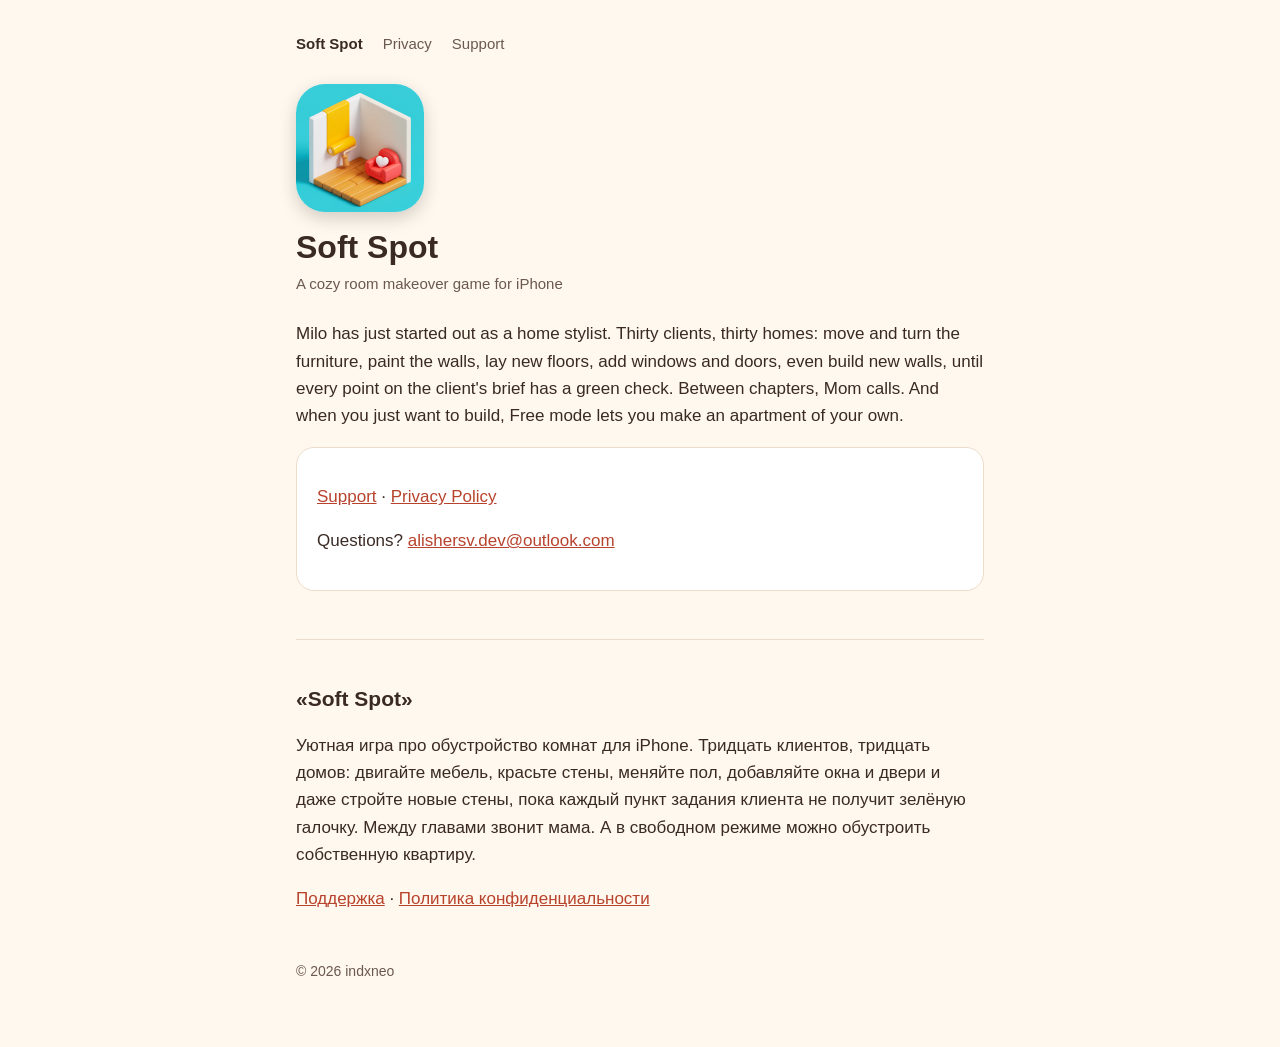
<file: index.html>
<!doctype html>
<html lang="en">
<head>
<meta charset="utf-8">
<meta name="viewport" content="width=device-width, initial-scale=1">
<title>Soft Spot</title>
<link rel="icon" type="image/png" href="favicon.png">
<link rel="apple-touch-icon" href="apple-touch-icon.png">
<link rel="stylesheet" href="style.css">
</head>
<body>
<main>
<nav><a href="./" aria-current="page">Soft Spot</a><a href="privacy.html">Privacy</a><a href="support.html">Support</a></nav>

<img class="app-icon" src="icon-512.png" width="128" height="128" alt="The Soft Spot app icon: a little room with a yellow paint roller and a red armchair">
<h1>Soft Spot</h1>
<p class="meta">A cozy room makeover game for iPhone</p>

<p>Milo has just started out as a home stylist. Thirty clients, thirty homes: move and turn the furniture, paint the walls, lay new floors, add windows and doors, even build new walls, until every point on the client's brief has a green check. Between chapters, Mom calls. And when you just want to build, Free mode lets you make an apartment of your own.</p>

<div class="card">
<p><a href="support.html">Support</a> · <a href="privacy.html">Privacy Policy</a></p>
<p>Questions? <a href="mailto:alishersv.dev@outlook.com">alishersv.dev@outlook.com</a></p>
</div>

<section class="lang" lang="ru">
<h2>«Soft Spot»</h2>
<p>Уютная игра про обустройство комнат для iPhone. Тридцать клиентов, тридцать домов: двигайте мебель, красьте стены, меняйте пол, добавляйте окна и двери и даже стройте новые стены, пока каждый пункт задания клиента не получит зелёную галочку. Между главами звонит мама. А в свободном режиме можно обустроить собственную квартиру.</p>
<p><a href="support.html#ru">Поддержка</a> · <a href="privacy.html#ru">Политика конфиденциальности</a></p>
</section>

<footer>© 2026 indxneo</footer>
</main>
</body>
</html>
</file>
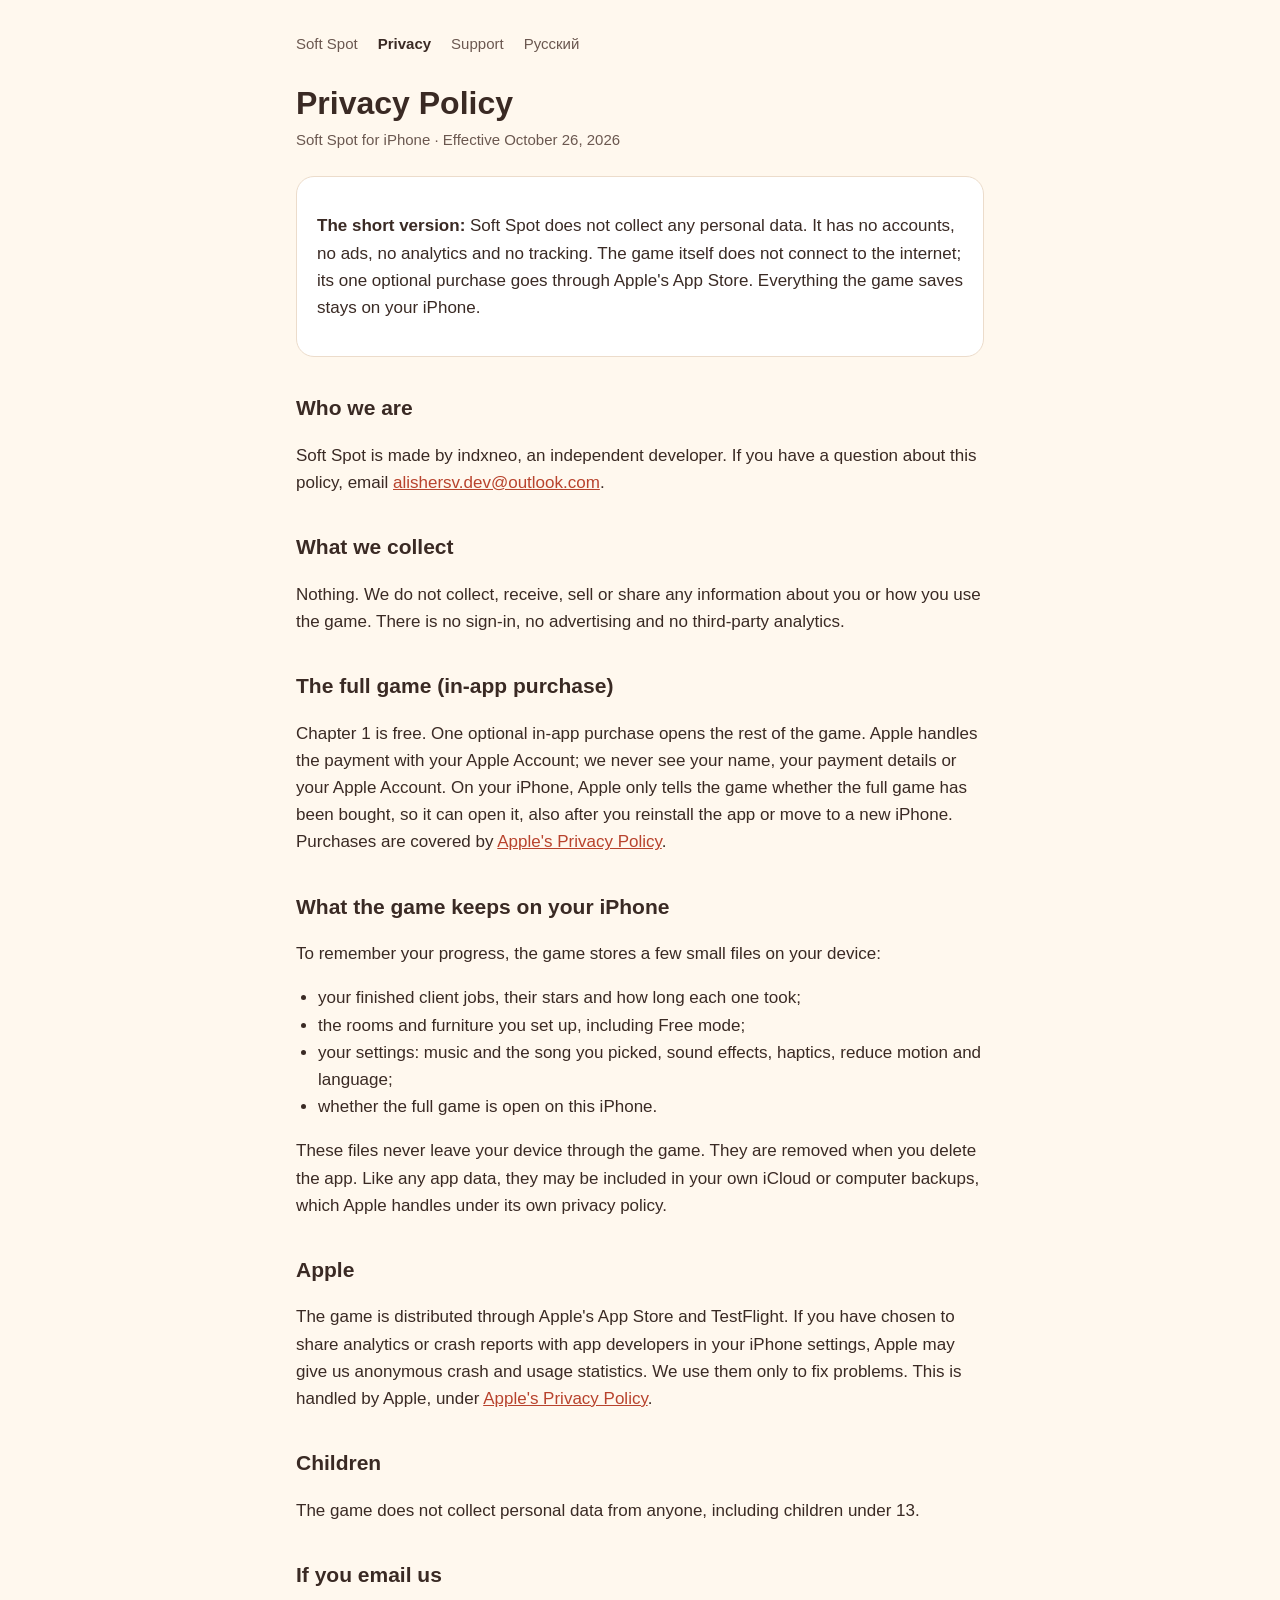
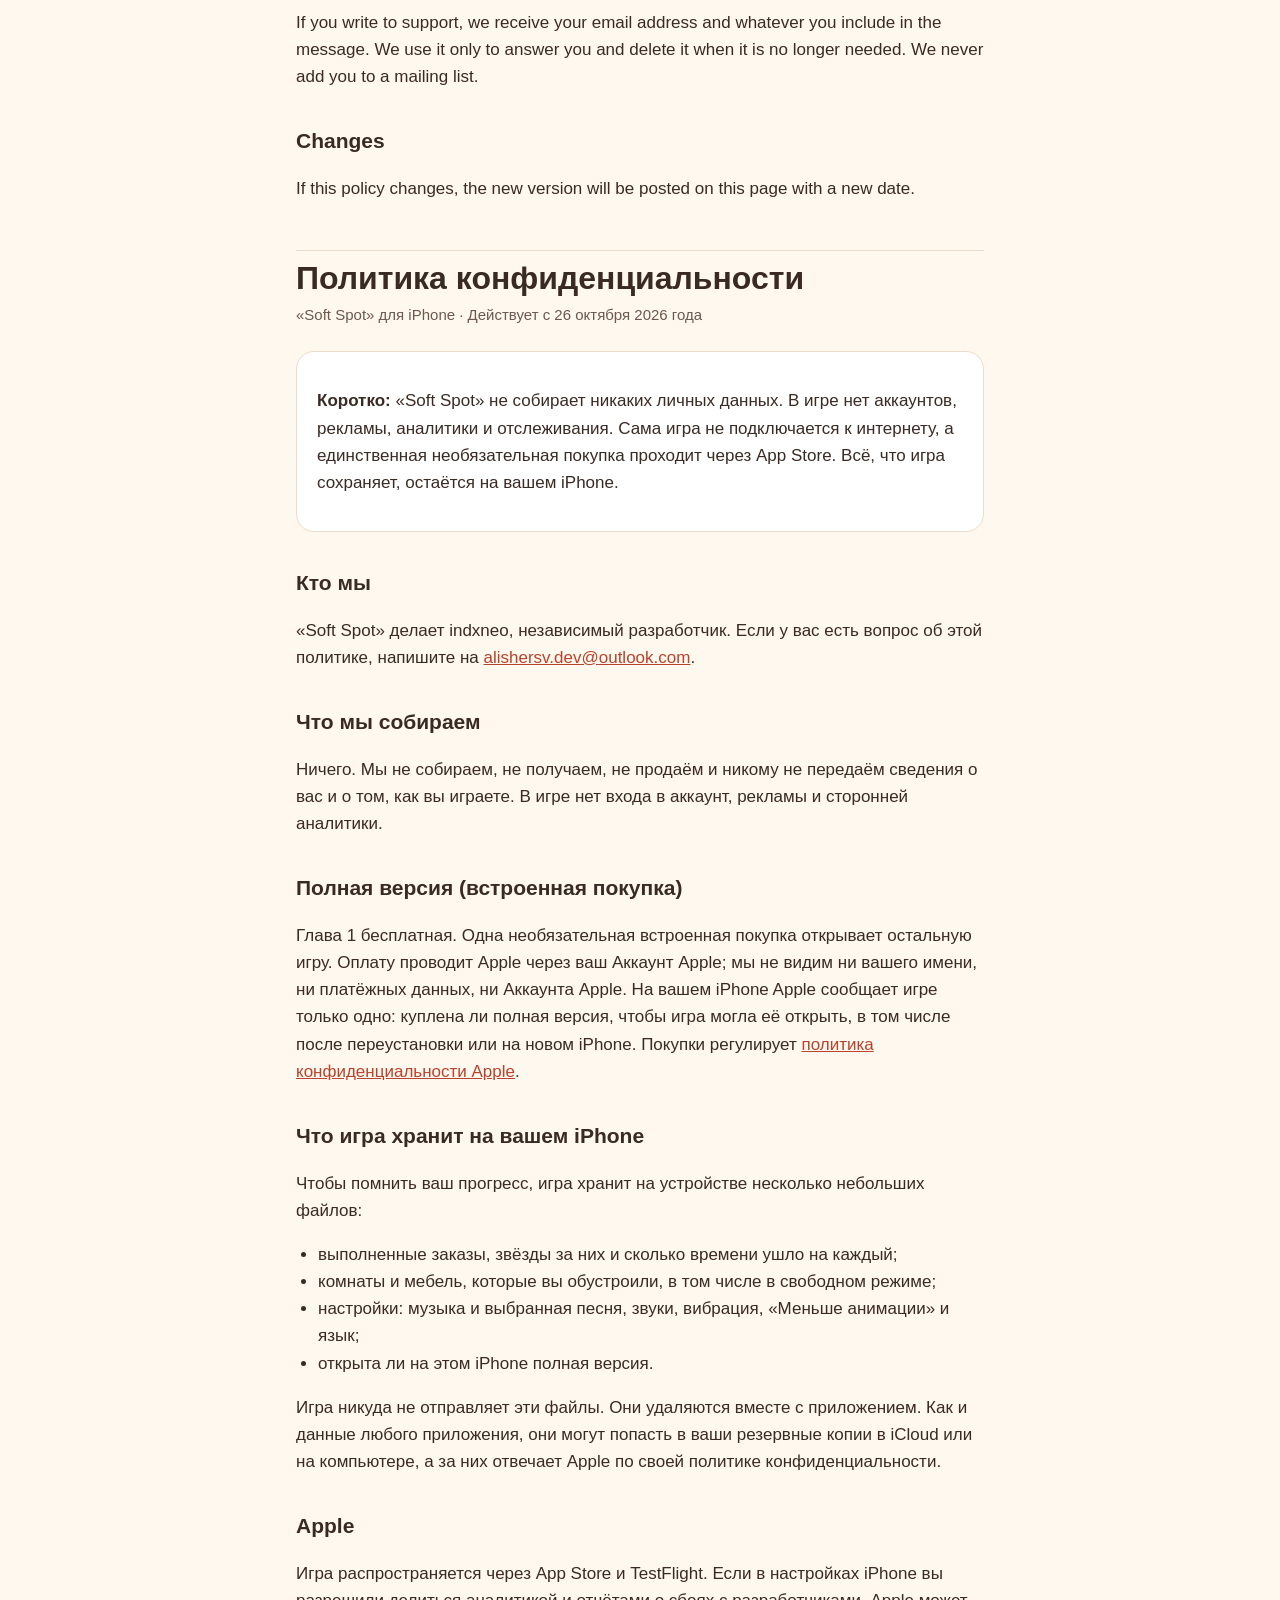
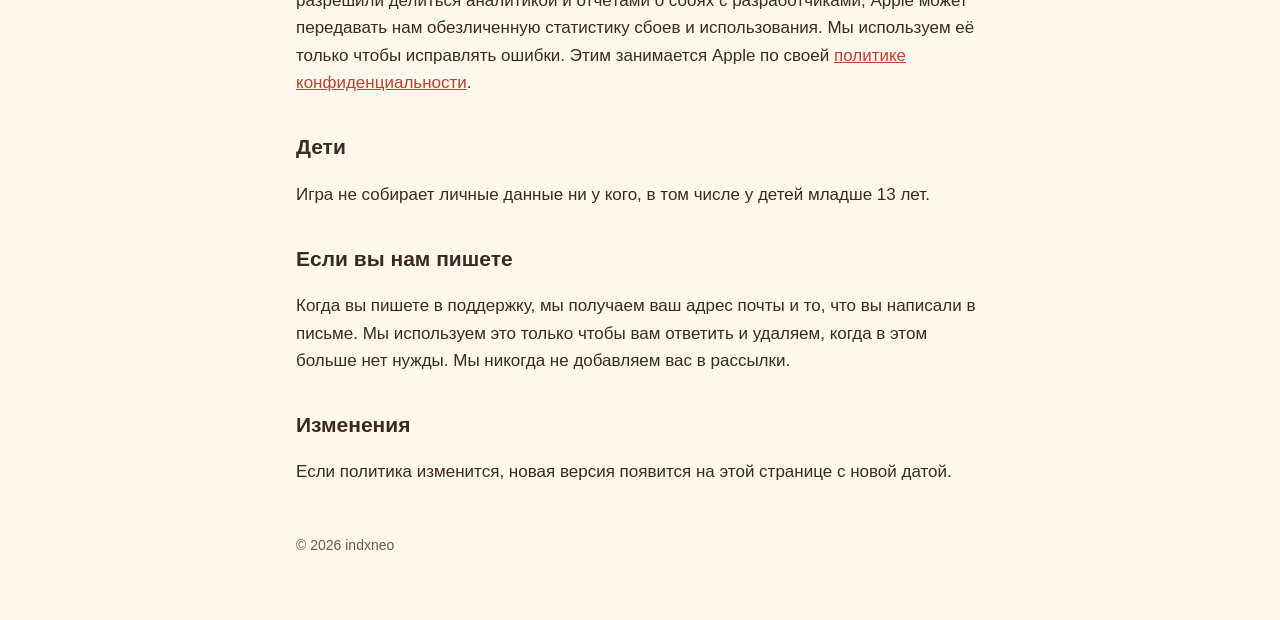
<file: privacy.html>
<!doctype html>
<html lang="en">
<head>
<meta charset="utf-8">
<meta name="viewport" content="width=device-width, initial-scale=1">
<title>Privacy Policy · Soft Spot</title>
<link rel="icon" type="image/png" href="favicon.png">
<link rel="apple-touch-icon" href="apple-touch-icon.png">
<link rel="stylesheet" href="style.css">
</head>
<body>
<main>
<nav><a href="./">Soft Spot</a><a href="privacy.html" aria-current="page">Privacy</a><a href="support.html">Support</a><a href="#ru">Русский</a></nav>

<h1>Privacy Policy</h1>
<p class="meta">Soft Spot for iPhone · Effective October 26, 2026</p>

<div class="card">
<p><strong>The short version:</strong> Soft Spot does not collect any personal data. It has no accounts, no ads, no analytics and no tracking. The game itself does not connect to the internet; its one optional purchase goes through Apple's App Store. Everything the game saves stays on your iPhone.</p>
</div>

<h2>Who we are</h2>
<p>Soft Spot is made by indxneo, an independent developer. If you have a question about this policy, email <a href="mailto:alishersv.dev@outlook.com">alishersv.dev@outlook.com</a>.</p>

<h2>What we collect</h2>
<p>Nothing. We do not collect, receive, sell or share any information about you or how you use the game. There is no sign-in, no advertising and no third-party analytics.</p>

<h2>The full game (in-app purchase)</h2>
<p>Chapter 1 is free. One optional in-app purchase opens the rest of the game. Apple handles the payment with your Apple Account; we never see your name, your payment details or your Apple Account. On your iPhone, Apple only tells the game whether the full game has been bought, so it can open it, also after you reinstall the app or move to a new iPhone. Purchases are covered by <a href="https://www.apple.com/legal/privacy/">Apple's Privacy Policy</a>.</p>

<h2>What the game keeps on your iPhone</h2>
<p>To remember your progress, the game stores a few small files on your device:</p>
<ul>
<li>your finished client jobs, their stars and how long each one took;</li>
<li>the rooms and furniture you set up, including Free mode;</li>
<li>your settings: music and the song you picked, sound effects, haptics, reduce motion and language;</li>
<li>whether the full game is open on this iPhone.</li>
</ul>
<p>These files never leave your device through the game. They are removed when you delete the app. Like any app data, they may be included in your own iCloud or computer backups, which Apple handles under its own privacy policy.</p>

<h2>Apple</h2>
<p>The game is distributed through Apple's App Store and TestFlight. If you have chosen to share analytics or crash reports with app developers in your iPhone settings, Apple may give us anonymous crash and usage statistics. We use them only to fix problems. This is handled by Apple, under <a href="https://www.apple.com/legal/privacy/">Apple's Privacy Policy</a>.</p>

<h2>Children</h2>
<p>The game does not collect personal data from anyone, including children under 13.</p>

<h2>If you email us</h2>
<p>If you write to support, we receive your email address and whatever you include in the message. We use it only to answer you and delete it when it is no longer needed. We never add you to a mailing list.</p>

<h2>Changes</h2>
<p>If this policy changes, the new version will be posted on this page with a new date.</p>

<section class="lang" id="ru" lang="ru">
<h1>Политика конфиденциальности</h1>
<p class="meta">«Soft Spot» для iPhone · Действует с 26 октября 2026 года</p>

<div class="card">
<p><strong>Коротко:</strong> «Soft Spot» не собирает никаких личных данных. В игре нет аккаунтов, рекламы, аналитики и отслеживания. Сама игра не подключается к интернету, а единственная необязательная покупка проходит через App Store. Всё, что игра сохраняет, остаётся на вашем iPhone.</p>
</div>

<h2>Кто мы</h2>
<p>«Soft Spot» делает indxneo, независимый разработчик. Если у вас есть вопрос об этой политике, напишите на <a href="mailto:alishersv.dev@outlook.com">alishersv.dev@outlook.com</a>.</p>

<h2>Что мы собираем</h2>
<p>Ничего. Мы не собираем, не получаем, не продаём и никому не передаём сведения о вас и о том, как вы играете. В игре нет входа в аккаунт, рекламы и сторонней аналитики.</p>

<h2>Полная версия (встроенная покупка)</h2>
<p>Глава 1 бесплатная. Одна необязательная встроенная покупка открывает остальную игру. Оплату проводит Apple через ваш Аккаунт Apple; мы не видим ни вашего имени, ни платёжных данных, ни Аккаунта Apple. На вашем iPhone Apple сообщает игре только одно: куплена ли полная версия, чтобы игра могла её открыть, в том числе после переустановки или на новом iPhone. Покупки регулирует <a href="https://www.apple.com/ru/legal/privacy/">политика конфиденциальности Apple</a>.</p>

<h2>Что игра хранит на вашем iPhone</h2>
<p>Чтобы помнить ваш прогресс, игра хранит на устройстве несколько небольших файлов:</p>
<ul>
<li>выполненные заказы, звёзды за них и сколько времени ушло на каждый;</li>
<li>комнаты и мебель, которые вы обустроили, в том числе в свободном режиме;</li>
<li>настройки: музыка и выбранная песня, звуки, вибрация, «Меньше анимации» и язык;</li>
<li>открыта ли на этом iPhone полная версия.</li>
</ul>
<p>Игра никуда не отправляет эти файлы. Они удаляются вместе с приложением. Как и данные любого приложения, они могут попасть в ваши резервные копии в iCloud или на компьютере, а за них отвечает Apple по своей политике конфиденциальности.</p>

<h2>Apple</h2>
<p>Игра распространяется через App Store и TestFlight. Если в настройках iPhone вы разрешили делиться аналитикой и отчётами о сбоях с разработчиками, Apple может передавать нам обезличенную статистику сбоев и использования. Мы используем её только чтобы исправлять ошибки. Этим занимается Apple по своей <a href="https://www.apple.com/ru/legal/privacy/">политике конфиденциальности</a>.</p>

<h2>Дети</h2>
<p>Игра не собирает личные данные ни у кого, в том числе у детей младше 13 лет.</p>

<h2>Если вы нам пишете</h2>
<p>Когда вы пишете в поддержку, мы получаем ваш адрес почты и то, что вы написали в письме. Мы используем это только чтобы вам ответить и удаляем, когда в этом больше нет нужды. Мы никогда не добавляем вас в рассылки.</p>

<h2>Изменения</h2>
<p>Если политика изменится, новая версия появится на этой странице с новой датой.</p>
</section>

<footer>© 2026 indxneo</footer>
</main>
</body>
</html>
</file>
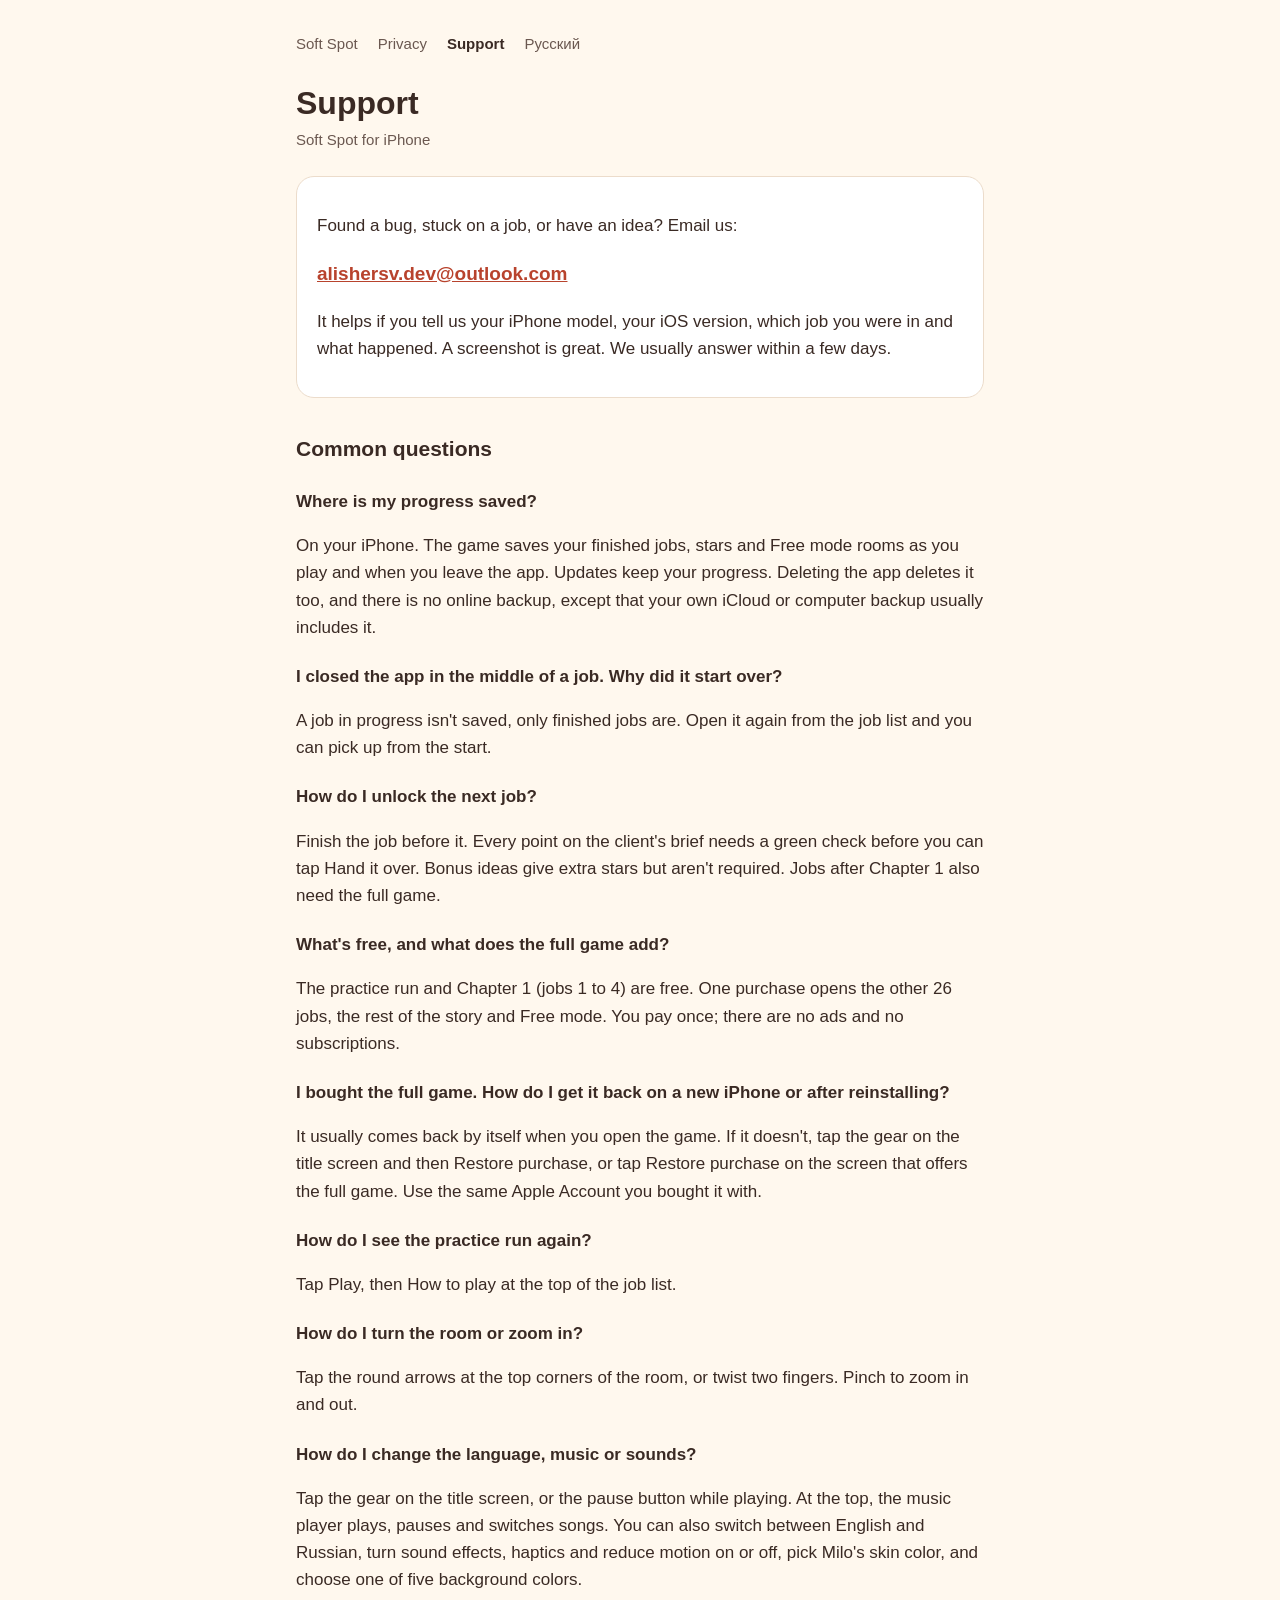
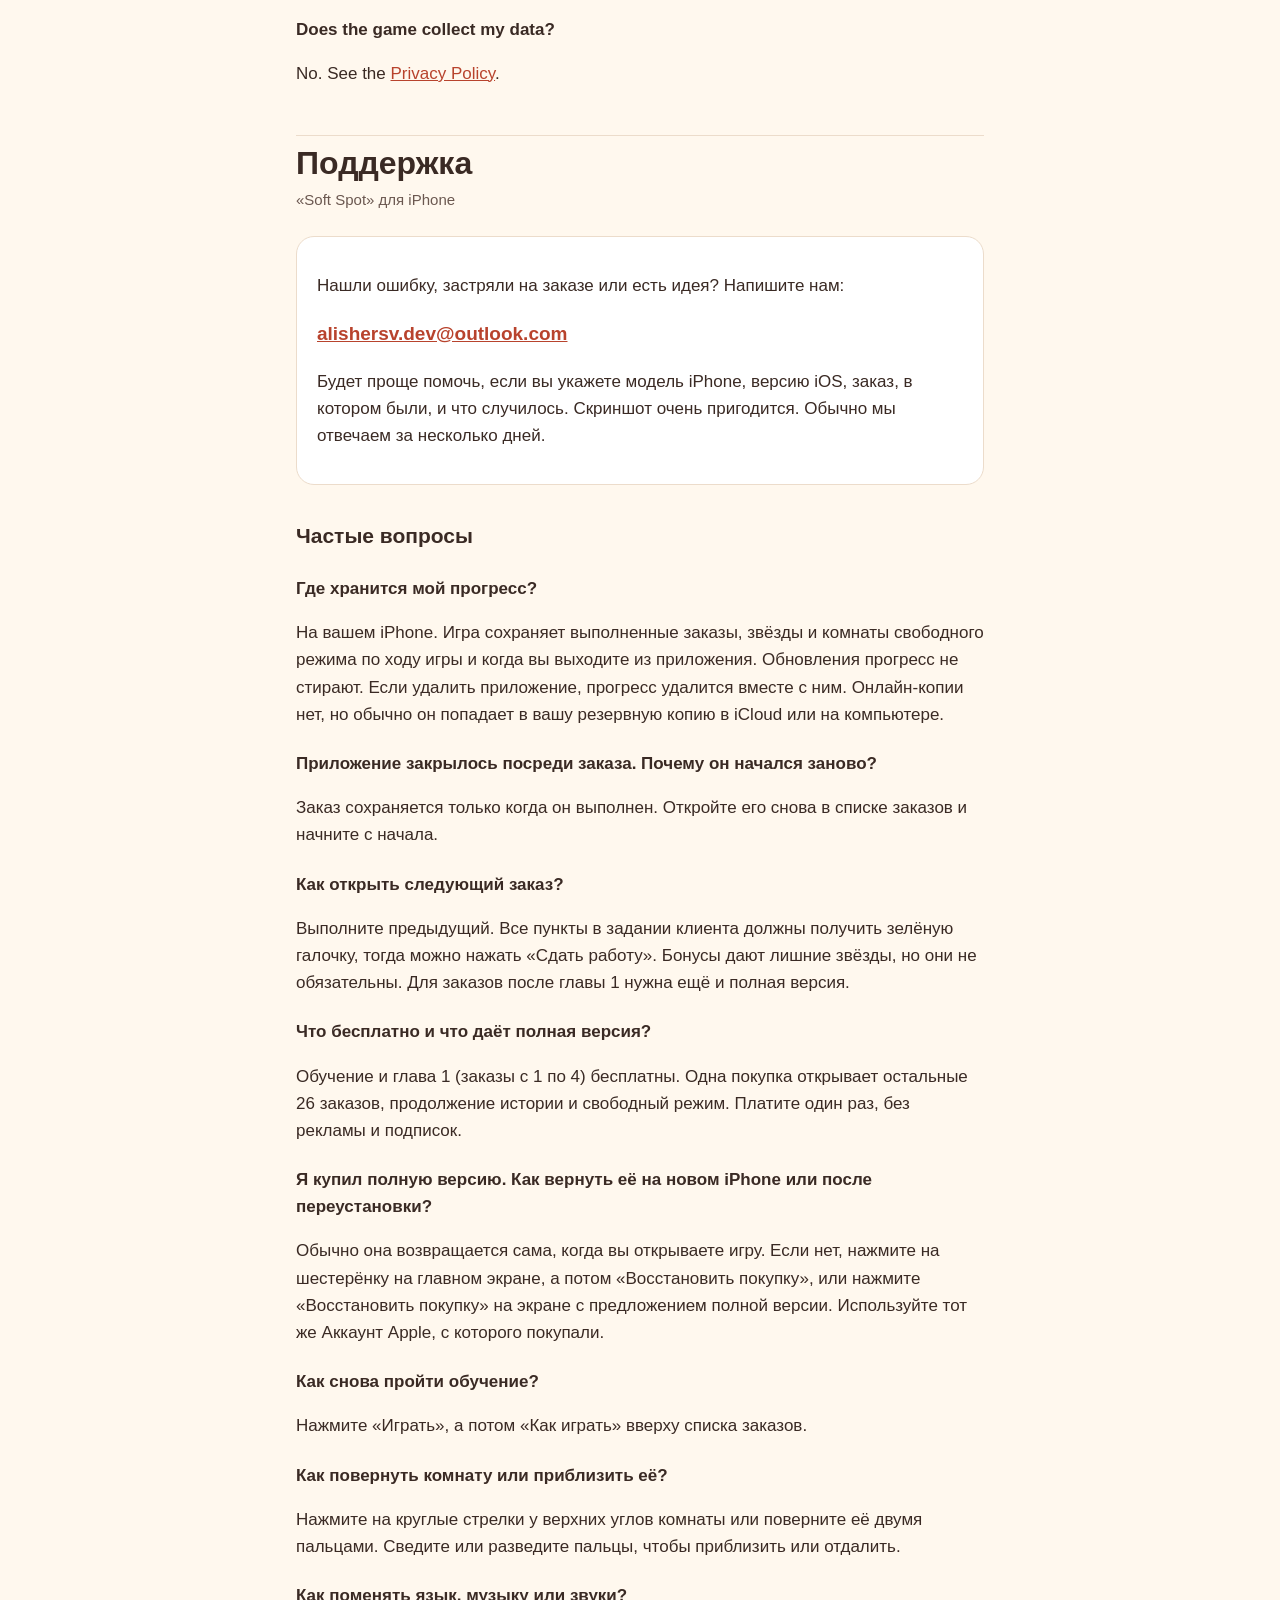
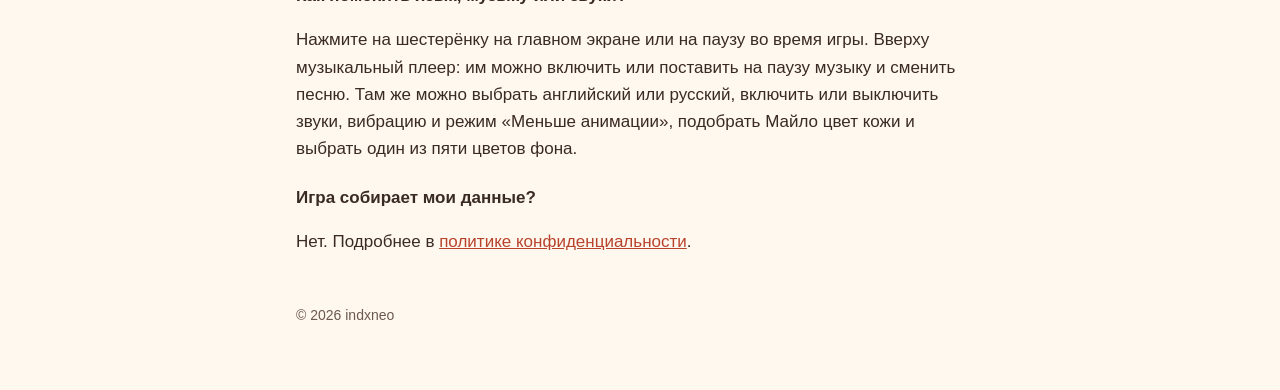
<file: support.html>
<!doctype html>
<html lang="en">
<head>
<meta charset="utf-8">
<meta name="viewport" content="width=device-width, initial-scale=1">
<title>Support · Soft Spot</title>
<link rel="icon" type="image/png" href="favicon.png">
<link rel="apple-touch-icon" href="apple-touch-icon.png">
<link rel="stylesheet" href="style.css">
</head>
<body>
<main>
<nav><a href="./">Soft Spot</a><a href="privacy.html">Privacy</a><a href="support.html" aria-current="page">Support</a><a href="#ru">Русский</a></nav>

<h1>Support</h1>
<p class="meta">Soft Spot for iPhone</p>

<div class="card">
<p>Found a bug, stuck on a job, or have an idea? Email us:</p>
<p class="mail"><a href="mailto:alishersv.dev@outlook.com?subject=A%20New%20Home">alishersv.dev@outlook.com</a></p>
<p>It helps if you tell us your iPhone model, your iOS version, which job you were in and what happened. A screenshot is great. We usually answer within a few days.</p>
</div>

<h2>Common questions</h2>

<h3>Where is my progress saved?</h3>
<p>On your iPhone. The game saves your finished jobs, stars and Free mode rooms as you play and when you leave the app. Updates keep your progress. Deleting the app deletes it too, and there is no online backup, except that your own iCloud or computer backup usually includes it.</p>

<h3>I closed the app in the middle of a job. Why did it start over?</h3>
<p>A job in progress isn't saved, only finished jobs are. Open it again from the job list and you can pick up from the start.</p>

<h3>How do I unlock the next job?</h3>
<p>Finish the job before it. Every point on the client's brief needs a green check before you can tap Hand it over. Bonus ideas give extra stars but aren't required. Jobs after Chapter 1 also need the full game.</p>

<h3>What's free, and what does the full game add?</h3>
<p>The practice run and Chapter 1 (jobs 1 to 4) are free. One purchase opens the other 26 jobs, the rest of the story and Free mode. You pay once; there are no ads and no subscriptions.</p>

<h3>I bought the full game. How do I get it back on a new iPhone or after reinstalling?</h3>
<p>It usually comes back by itself when you open the game. If it doesn't, tap the gear on the title screen and then Restore purchase, or tap Restore purchase on the screen that offers the full game. Use the same Apple Account you bought it with.</p>

<h3>How do I see the practice run again?</h3>
<p>Tap Play, then How to play at the top of the job list.</p>

<h3>How do I turn the room or zoom in?</h3>
<p>Tap the round arrows at the top corners of the room, or twist two fingers. Pinch to zoom in and out.</p>

<h3>How do I change the language, music or sounds?</h3>
<p>Tap the gear on the title screen, or the pause button while playing. At the top, the music player plays, pauses and switches songs. You can also switch between English and Russian, turn sound effects, haptics and reduce motion on or off, pick Milo's skin color, and choose one of five background colors.</p>

<h3>Does the game collect my data?</h3>
<p>No. See the <a href="privacy.html">Privacy Policy</a>.</p>

<section class="lang" id="ru" lang="ru">
<h1>Поддержка</h1>
<p class="meta">«Soft Spot» для iPhone</p>

<div class="card">
<p>Нашли ошибку, застряли на заказе или есть идея? Напишите нам:</p>
<p class="mail"><a href="mailto:alishersv.dev@outlook.com?subject=A%20New%20Home">alishersv.dev@outlook.com</a></p>
<p>Будет проще помочь, если вы укажете модель iPhone, версию iOS, заказ, в котором были, и что случилось. Скриншот очень пригодится. Обычно мы отвечаем за несколько дней.</p>
</div>

<h2>Частые вопросы</h2>

<h3>Где хранится мой прогресс?</h3>
<p>На вашем iPhone. Игра сохраняет выполненные заказы, звёзды и комнаты свободного режима по ходу игры и когда вы выходите из приложения. Обновления прогресс не стирают. Если удалить приложение, прогресс удалится вместе с ним. Онлайн-копии нет, но обычно он попадает в вашу резервную копию в iCloud или на компьютере.</p>

<h3>Приложение закрылось посреди заказа. Почему он начался заново?</h3>
<p>Заказ сохраняется только когда он выполнен. Откройте его снова в списке заказов и начните с начала.</p>

<h3>Как открыть следующий заказ?</h3>
<p>Выполните предыдущий. Все пункты в задании клиента должны получить зелёную галочку, тогда можно нажать «Сдать работу». Бонусы дают лишние звёзды, но они не обязательны. Для заказов после главы 1 нужна ещё и полная версия.</p>

<h3>Что бесплатно и что даёт полная версия?</h3>
<p>Обучение и глава 1 (заказы с 1 по 4) бесплатны. Одна покупка открывает остальные 26 заказов, продолжение истории и свободный режим. Платите один раз, без рекламы и подписок.</p>

<h3>Я купил полную версию. Как вернуть её на новом iPhone или после переустановки?</h3>
<p>Обычно она возвращается сама, когда вы открываете игру. Если нет, нажмите на шестерёнку на главном экране, а потом «Восстановить покупку», или нажмите «Восстановить покупку» на экране с предложением полной версии. Используйте тот же Аккаунт Apple, с которого покупали.</p>

<h3>Как снова пройти обучение?</h3>
<p>Нажмите «Играть», а потом «Как играть» вверху списка заказов.</p>

<h3>Как повернуть комнату или приблизить её?</h3>
<p>Нажмите на круглые стрелки у верхних углов комнаты или поверните её двумя пальцами. Сведите или разведите пальцы, чтобы приблизить или отдалить.</p>

<h3>Как поменять язык, музыку или звуки?</h3>
<p>Нажмите на шестерёнку на главном экране или на паузу во время игры. Вверху музыкальный плеер: им можно включить или поставить на паузу музыку и сменить песню. Там же можно выбрать английский или русский, включить или выключить звуки, вибрацию и режим «Меньше анимации», подобрать Майло цвет кожи и выбрать один из пяти цветов фона.</p>

<h3>Игра собирает мои данные?</h3>
<p>Нет. Подробнее в <a href="privacy.html#ru">политике конфиденциальности</a>.</p>
</section>

<footer>© 2026 indxneo</footer>
</main>
</body>
</html>
</file>
<file: style.css>
:root {
  --paper: #fff8ee;
  --card: #ffffff;
  --ink: #3a2a24;
  --ink-soft: #6b5850;
  --line: #ecdccb;
  --coral: #d9573f;
  --coral-ink: #b8432d;
}
@media (prefers-color-scheme: dark) {
  :root:not([data-theme="light"]) {
    --paper: #1f1916;
    --card: #2a221e;
    --ink: #f6ece2;
    --ink-soft: #c9b8ab;
    --line: #3d322c;
    --coral: #f08a72;
    --coral-ink: #f6a18c;
  }
}
:root[data-theme="dark"] {
  --paper: #1f1916;
  --card: #2a221e;
  --ink: #f6ece2;
  --ink-soft: #c9b8ab;
  --line: #3d322c;
  --coral: #f08a72;
  --coral-ink: #f6a18c;
}
* { box-sizing: border-box; }
body {
  margin: 0;
  background: var(--paper);
  color: var(--ink);
  font: 17px/1.6 -apple-system, BlinkMacSystemFont, "Segoe UI", Roboto, Helvetica, Arial, sans-serif;
}
main { max-width: 720px; margin: 0 auto; padding: 32px 16px 64px; }
nav { display: flex; flex-wrap: wrap; gap: 8px 20px; margin-bottom: 28px; font-size: 15px; }
nav a { color: var(--ink-soft); text-decoration: none; }
nav a[aria-current="page"] { color: var(--ink); font-weight: 600; }
h1 { font-size: 32px; line-height: 1.2; margin: 0 0 6px; }
h2 { font-size: 21px; margin: 34px 0 8px; }
h3 { font-size: 17px; margin: 22px 0 4px; }
p, li { color: var(--ink); }
.meta { color: var(--ink-soft); font-size: 15px; margin: 0 0 24px; }
a { color: var(--coral-ink); }
.card {
  background: var(--card);
  border: 1px solid var(--line);
  border-radius: 18px;
  padding: 18px 20px;
  margin: 18px 0;
}
.mail { font-size: 19px; font-weight: 600; word-break: break-all; }
.lang { border-top: 1px solid var(--line); margin-top: 48px; padding-top: 8px; }
footer { color: var(--ink-soft); font-size: 14px; margin-top: 48px; }
ul { padding-left: 22px; }
.app-icon {
  display: block;
  width: 128px;
  height: 128px;
  border-radius: 29px;
  margin: 8px 0 16px;
  box-shadow: 0 6px 18px rgba(0, 0, 0, 0.18);
}
</file>
